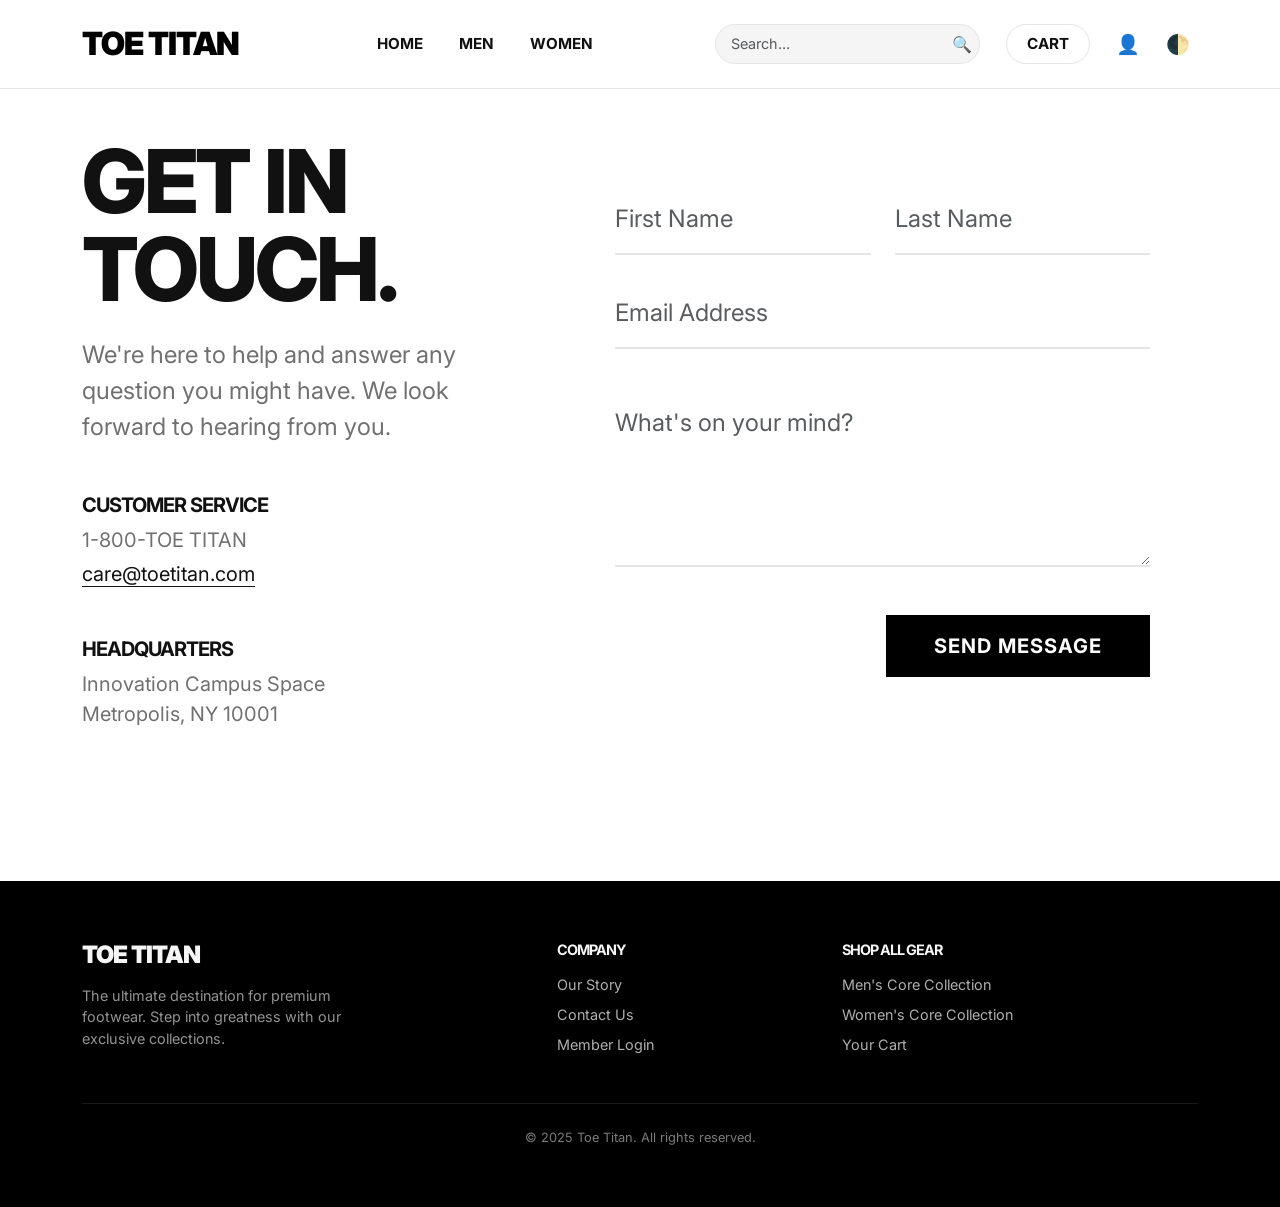
<file: contact.html>
<!DOCTYPE html>
<html lang="en">
<head>
<title>Toe Titan | Contact</title>
<link href="https://cdn.jsdelivr.net/npm/bootstrap@5.3.2/dist/css/bootstrap.min.css" rel="stylesheet">
<link rel="stylesheet" href="style.css">
</head>
<body class="bg-white">
<div id="preloader"><div class="spinner"></div></div>

<header>
<!-- Navbar -->
<nav class="navbar navbar-expand-lg navbar-dark bg-dark" role="navigation" aria-label="Main Navigation">
  <div class="container">
    <a class="navbar-brand" href="index.html">Toe Titan</a>
    <button class="navbar-toggler" type="button" data-bs-toggle="collapse" data-bs-target="#nav">
      <span class="navbar-toggler-icon"></span>
    </button>
    <div class="collapse navbar-collapse" id="nav">
      <ul class="navbar-nav mx-auto align-items-center">
        <li class="nav-item"><a class="nav-link" href="index.html">Home</a></li>
        <li class="nav-item"><a class="nav-link" href="shop.html?cat=men">Men</a></li>
        <li class="nav-item"><a class="nav-link" href="shop.html?cat=women">Women</a></li>
      </ul>
      <div class="d-flex align-items-center justify-content-lg-end mt-3 mt-lg-0">
        <form class="search-box me-3 position-relative" role="search" aria-label="Site Search">
          <label for="searchInputContact" class="visually-hidden">Search</label>
          <input type="text" id="searchInputContact" class="form-control rounded-pill pe-4" placeholder="Search..." aria-label="Search products" style="margin-bottom: 0; padding-top: 8px; padding-bottom: 8px;">
          <span class="position-absolute end-0 top-50 translate-middle-y me-2" style="cursor: pointer;" aria-hidden="true" role="button" aria-label="Submit Search">🔍</span>
        </form>
        <a class="nav-link btn-cart me-2 d-flex align-items-center" href="cart.html">
          Cart <span class="cart-badge ms-2" style="display: none;">0</span>
        </a>
        <a class="nav-link px-2" href="login.html" style="font-size: 1.2rem; text-decoration: none;" title="Login / Register" aria-label="User Account">👤</a>
        <button class="btn btn-link nav-link px-2 theme-toggle" id="theme-toggle" aria-label="Toggle Dark Mode" style="font-size: 1.2rem; margin:0;" title="Toggle Dark Mode">🌓</button>
      </div>
    </div>
  </div>
</nav>
</header>

<main role="main">
<div class="container my-5 py-5 mt-0">
  <div class="row g-5">
    <div class="col-lg-5">
      <h1 class="display-huge mb-4 text-dark" style="line-height:1;">GET IN<br>TOUCH.</h1>
      <p class="fs-4 mb-5 text-muted" style="text-transform:none; letter-spacing:0; font-weight:400; font-family:'Inter',sans-serif;">We're here to help and answer any question you might have. We look forward to hearing from you.</p>
      
      <div class="mb-5">
        <h5 class="fw-bold text-uppercase mb-2 text-dark">Customer Service</h5>
        <p class="text-muted fs-5 mb-1" style="text-transform:none; letter-spacing:0;">1-800-TOE TITAN</p>
        <p class="text-muted fs-5" style="text-transform:none; letter-spacing:0;"><a href="mailto:care@toetitan.com" class="text-dark border-bottom border-dark text-decoration-none">care@toetitan.com</a></p>
      </div>
      
      <div>
        <h5 class="fw-bold text-uppercase mb-2 text-dark">Headquarters</h5>
        <p class="text-muted fs-5 mb-1" style="text-transform:none; letter-spacing:0;">Innovation Campus Space<br>Metropolis, NY 10001</p>
      </div>
    </div>
    
    <div class="col-lg-7">
      <form class="p-lg-5" onsubmit="window.handleContact(event)">
        <div class="row g-4">
          <div class="col-md-6">
            <input type="text" class="form-control form-control-clean fs-4 py-3" placeholder="First Name">
          </div>
          <div class="col-md-6">
            <input type="text" class="form-control form-control-clean fs-4 py-3" placeholder="Last Name">
          </div>
          <div class="col-12">
            <input type="email" class="form-control form-control-clean fs-4 py-3" placeholder="Email Address">
          </div>
          <div class="col-12 pt-3">
            <textarea class="form-control form-control-clean fs-4 py-3" rows="4" placeholder="What's on your mind?"></textarea>
          </div>
          <div class="col-12 mt-5 text-end">
            <button class="btn btn-dark py-3 px-5 rounded-0 fs-5">SEND MESSAGE</button>
          </div>
        </div>
      </form>
    </div>
  </div>
</div>
</main>

<footer role="contentinfo">
  <div class="container">
    <div class="row">
      <div class="col-md-5 mb-4 mb-md-0">
        <h4 style="font-weight: 900; letter-spacing: -1px; text-transform: uppercase; margin-bottom: 15px;">TOE TITAN</h4>
        <p style="opacity: 0.6; font-size: 0.9rem; max-width: 300px;">The ultimate destination for premium footwear. Step into greatness with our exclusive collections.</p>
      </div>
      <div class="col-md-3 mb-4 mb-md-0">
        <h6 class="text-uppercase fw-bold mb-3" style="font-size: 0.9rem;">Company</h6>
        <div class="d-flex flex-column gap-2" style="font-size: 0.9rem;">
          <a href="about.html" class="text-light text-decoration-none" style="opacity: 0.7; transition: opacity 0.3s;" onmouseover="this.style.opacity='1'" onmouseout="this.style.opacity='0.7'">Our Story</a>
          <a href="contact.html" class="text-light text-decoration-none" style="opacity: 0.7; transition: opacity 0.3s;" onmouseover="this.style.opacity='1'" onmouseout="this.style.opacity='0.7'">Contact Us</a>
          <a href="login.html" class="text-light text-decoration-none" style="opacity: 0.7; transition: opacity 0.3s;" onmouseover="this.style.opacity='1'" onmouseout="this.style.opacity='0.7'">Member Login</a>
        </div>
      </div>
      <div class="col-md-4">
        <h6 class="text-uppercase fw-bold mb-3" style="font-size: 0.9rem;">Shop All Gear</h6>
        <div class="d-flex flex-column gap-2" style="font-size: 0.9rem;">
          <a href="shop.html?cat=men" class="text-light text-decoration-none" style="opacity: 0.7; transition: opacity 0.3s;" onmouseover="this.style.opacity='1'" onmouseout="this.style.opacity='0.7'">Men's Core Collection</a>
          <a href="shop.html?cat=women" class="text-light text-decoration-none" style="opacity: 0.7; transition: opacity 0.3s;" onmouseover="this.style.opacity='1'" onmouseout="this.style.opacity='0.7'">Women's Core Collection</a>
          <a href="cart.html" class="text-light text-decoration-none" style="opacity: 0.7; transition: opacity 0.3s;" onmouseover="this.style.opacity='1'" onmouseout="this.style.opacity='0.7'">Your Cart</a>
        </div>
      </div>
    </div>
    <div class="mt-5 pt-4 text-center" style="border-top: 1px solid rgba(255,255,255,0.1);">
      <p style="opacity: 0.5; font-size: 0.8rem;">© 2025 Toe Titan. All rights reserved.</p>
    </div>
  </div>
</footer>

<script src="https://cdn.jsdelivr.net/npm/bootstrap@5.3.2/dist/js/bootstrap.bundle.min.js"></script>
<script src="cart.js"></script>
</body>
</html>
</file>
<file: style.css>
@import url('https://fonts.googleapis.com/css2?family=Anton&family=Inter:wght@300;400;600;800;900&display=swap');

/* ===== Global ===== */
:root {
    --primary: #111111;
    --dark: #000000;
    --light: #f5f5f5;
    --grey: #e5e5e5;
    --text-muted: #707072;
    --white: #ffffff;
    --transition-speed: 0.3s;
    --font-heading: 'Inter', sans-serif;
}
html { scroll-behavior: smooth; }
body {
    font-family: 'Inter', sans-serif;
    background-color: #ffffff;
    color: var(--primary);
    overflow-x: hidden;
    -webkit-font-smoothing: antialiased;
    transition: background-color 0.4s, color 0.4s;
}

/* Preloader */
#preloader {
    position: fixed; top: 0; left: 0; width: 100%; height: 100%;
    background: var(--white); z-index: 999999;
    display: flex; justify-content: center; align-items: center;
    transition: opacity 0.5s ease, visibility 0.5s ease;
}
.spinner {
    width: 60px; height: 60px;
    border: 4px solid rgba(0,0,0,0.1);
    border-radius: 50%;
    border-top-color: var(--dark);
    animation: spin 1s ease-in-out infinite;
}
@keyframes spin { to { transform: rotate(360deg); } }

/* Dark Mode Overrides */
body.dark-mode {
    --primary: #E2E8F0;
    --dark: #FFFFFF;
    --light: #1A2235;
    --grey: #2A3441;
    --text-muted: #94A3B8;
    --bs-body-color: #E2E8F0;
    --bs-heading-color: #FFFFFF;
    background-color: #0B0F19;
}
body.dark-mode #preloader { background: #0B0F19; }
body.dark-mode .spinner { border-top-color: #6366F1; border-right-color: rgba(99,102,241,0.2); border-bottom-color: rgba(99,102,241,0.2); border-left-color: rgba(99,102,241,0.2); }
body.dark-mode .navbar { background: #111827 !important; border-color: #2A3441; }
body.dark-mode .hero { background: #1A2235; }
body.dark-mode .hero-img {
    mix-blend-mode: normal;
    border-radius: 20px;
    box-shadow: 0 20px 60px rgba(0,0,0,0.6);
    filter: none;
}
body.dark-mode .page-header { background: #111827; border-color: #2A3441; }
body.dark-mode .hero-overlay-text h1,
body.dark-mode #authTitle {
    background: linear-gradient(90deg, #6366F1, #A855F7);
    -webkit-background-clip: text;
    background-clip: text;
    -webkit-text-fill-color: transparent;
    color: transparent !important;
}
body.dark-mode #secAuthBtn {
    color: #6366F1 !important;
    border-color: #6366F1 !important;
}
body.dark-mode .btn-dark { background: #6366F1 !important; color: #ffffff !important; }
body.dark-mode .btn-dark:hover { background: #4F46E5 !important; transform: translateY(-2px); }
body.dark-mode .btn-outline-dark { color: #E2E8F0; border-color: #475569; }
body.dark-mode .btn-outline-dark:hover { background: #6366F1; color: #ffffff; border-color: #6366F1; }
body.dark-mode .card, body.dark-mode .filter-sidebar { border-color: #2A3441 !important; background: #111827 !important; }
body.dark-mode .form-container, body.dark-mode .form-control { background: #1A2235; color: #E2E8F0; border-color: #2A3441; }
body.dark-mode .img-wrapper { background: #1A2235; }
body.dark-mode .nav-link { color: #E2E8F0 !important; }
body.dark-mode .search-box input { background: #1A2235; color: #E2E8F0; border-color: #475569; }
body.dark-mode footer { background: #111827; color: #E2E8F0; }
body.dark-mode .custom-toast { background: #1A2235; color: #E2E8F0; border: 1px solid #2A3441; box-shadow: 0 10px 40px rgba(0,0,0,0.8); }

/* Micro-interactions & Variables Usage */
.card, .btn, .nav-link, .search-box span {
    transition: all var(--transition-speed) cubic-bezier(0.25, 0.8, 0.25, 1);
}

/* Typography */
h1, h2, h3, h4, h5, h6 {
    font-family: 'Inter', sans-serif;
    text-transform: uppercase;
    font-weight: 900;
    letter-spacing: -1px;
}
/* Mobile-First Typography Approach */
.display-huge {
    font-family: var(--font-heading);
    font-weight: 800;
    font-size: 3.5rem;
    line-height: 1.1;
    letter-spacing: -1.5px;
    text-transform: uppercase;
    color: var(--primary);
}
@media (min-width: 768px) {
    .display-huge { font-size: 5.5rem; letter-spacing: -3px; }
}

/* Custom Scrollbar */
::-webkit-scrollbar { width: 8px; }
::-webkit-scrollbar-track { background: var(--white); }
::-webkit-scrollbar-thumb { background: #ccc; border-radius: 4px; }
::-webkit-scrollbar-thumb:hover { background: var(--primary); }
body.dark-mode ::-webkit-scrollbar-track { background: #0B0F19; }
body.dark-mode ::-webkit-scrollbar-thumb { background: #2A3441; }
body.dark-mode ::-webkit-scrollbar-thumb:hover { background: #475569; }

/*  Global Header  */
body > header:first-of-type {
    position: sticky;
    top: 0;
    z-index: 1050;
    background: var(--white);
}
body.dark-mode > header:first-of-type {
    background: #111827;
}

/*  Navbar  */
.navbar {
    background: var(--white) !important;
    border-bottom: 1px solid var(--grey);
    padding: 15px 0;
    transition: all 0.3s ease;
}
.navbar-brand {
    font-family: 'Inter', sans-serif;
    font-weight: 900;
    font-size: 2rem;
    letter-spacing: -1px;
    color: var(--dark) !important;
    text-transform: uppercase;
}
.nav-link {
    font-weight: 700;
    margin: 0 10px;
    color: var(--primary) !important;
    font-size: 0.95rem;
    text-transform: uppercase;
}
.nav-link:hover { color: var(--text-muted) !important; }
.search-box input {
    font-size: 0.9rem;
    border: 1px solid var(--grey);
    background: var(--light);
}

/*  Hero Section  */
.hero {
    background: var(--light);
    position: relative;
    padding: 0;
    height: 85vh;
    display: flex;
    align-items: center;
    overflow: hidden;
}
.hero-img {
    position: absolute;
    top: 50%; left: 50%;
    transform: translate(-50%, -50%);
    width: 90%;
    z-index: 1;
    transition: transform 0.5s ease;
    filter: drop-shadow(0 30px 30px rgba(0,0,0,0.3));
    mix-blend-mode: multiply;
}
.hero:hover .hero-img { transform: translate(-50%, -55%) scale(1.05) rotate(-2deg); }
.hero-img-dark { display: none; }
.hero-img-light { display: block; }
body.dark-mode .hero-img-dark { display: block; }
body.dark-mode .hero-img-light { display: none; }
.hero-content {
    position: absolute; z-index: 2; width: 100%; text-align: center; pointer-events: none;
}
.hero-title {
    color: var(--dark);
    font-size: 14vw;
    font-family: 'Inter', sans-serif;
    font-weight: 900;
    letter-spacing: -5px;
    opacity: 0.05;
    margin: 0;
    line-height: 1;
    white-space: nowrap;
}
.hero-overlay-text {
    position: absolute; bottom: 5%; left: 5%; z-index: 4; max-width: 400px;
}
.hero-overlay-text h1 { font-size: 2.5rem; margin-bottom: 10px; }
.hero-overlay-text p {
    font-size: 1.2rem; font-weight: 400; color: var(--text-muted);
    text-transform: none; letter-spacing: 0;
}
@media (min-width: 768px) {
    .hero-img { width: 60%; }
    .hero-overlay-text { bottom: 10%; left: 10%; z-index: 3; }
    .hero-overlay-text h1 { font-size: 4rem; }
}

/* Section Titles */
.section-title {
    text-align: left; font-size: 3rem; margin-bottom: 40px;
    border-bottom: 2px solid var(--primary); padding-bottom: 15px; display: inline-block;
}

/* Filters & Sidebar */
.filter-sidebar { border-radius: 0; }
.filter-sidebar h6 { letter-spacing: 0px; font-size: 0.9rem; margin-top: 15px; border-bottom: 1px solid var(--grey); padding-bottom: 5px; }



/*High-End Retail Cards*/
.card { padding: 15px; border: none; border-radius: 0; background: transparent; transition: transform 0.3s ease; }
.img-wrapper {
    background: var(--light); border-radius: 0px; padding: 30px;
    position: relative; overflow: hidden; margin-bottom: 15px;
    aspect-ratio: 1 / 1;
    display: flex;
    align-items: center;
    justify-content: center;
}
.img-wrapper img {
    width: 100%; height: 100%; object-fit: cover; transition: transform 0.6s ease;
    mix-blend-mode: multiply;
}
body.dark-mode .img-wrapper img { mix-blend-mode: normal; filter: drop-shadow(0 5px 15px rgba(0,0,0,0.5)); }
.card:hover .img-wrapper img { transform: scale(1.1); }
.card-body { padding: 0; text-align: left !important; display: flex; flex-direction: column; height: 100%; }
.card-body h5, .card-body h6 { font-weight: 800; font-size: 1.2rem; margin-bottom: 5px; color: var(--primary); text-transform: uppercase; }
.card-body p { color: var(--text-muted) !important; font-weight: 500; font-size: 1rem; margin: 0; text-transform: none; letter-spacing: 0; }
.card-body .price { font-weight: 600; font-size: 1.2rem; color: var(--primary); margin-top: 10px; margin-bottom: auto; }
.btn-add {
    margin-top: 15px; width: 100%; border-radius: 50px; font-weight: 700;
    background: var(--light); color: var(--dark); border: 1px solid var(--grey); padding: 12px;
    text-transform: uppercase; font-size: 0.9rem; margin-bottom:0;
}
.card:hover .btn-add { background: var(--primary); color: var(--light); border-color: var(--primary); }
body.dark-mode .card:hover .btn-add { background: #6366F1; color: #fff; border-color: #6366F1; }

/*  Buttons  */
.btn-dark {
    background: var(--dark); border: none; border-radius: 50px;
    padding: 15px 40px; font-weight: 700; text-transform: uppercase; letter-spacing: 1px;
}
.btn-dark:hover { background: #333; transform: translateY(-2px); }

/*  Page Headers  */
.page-header { background: var(--white); padding: 80px 0 40px; text-align: left; border-bottom: 1px solid var(--grey); margin-bottom: 50px; }
.page-header p { text-transform: none; letter-spacing: 0; font-weight: 400; color: var(--text-muted); }

/*  Forms  */
.form-container { background: var(--white); padding: 0; border: none; box-shadow: none; }
.form-control { border-radius: 0; border: 1px solid var(--grey); padding: 15px; font-size: 1rem; border-radius: 5px; }
.form-control:focus { box-shadow: none; border-color: var(--dark); }
form label { font-weight: 600; text-transform: uppercase; font-size: 0.85rem; letter-spacing: 0.5px; }

/*  Footer  */
footer { background-color: var(--dark); color: var(--light); text-align: left; padding: 60px 20px; margin-top: 100px; }
footer p { margin: 0; opacity: 0.6; font-size: 0.9rem; text-transform: none; letter-spacing: 0; }

/*  Cart & Toast  */
.custom-toast { background: var(--dark); color: var(--white); border-radius: 8px; border: none; min-width: 250px; box-shadow: 0 10px 40px rgba(0,0,0,0.3); }
.cart-badge { background: var(--primary) !important; color: var(--light); font-size: 0.75rem; padding: 0.4em 0.8em; vertical-align: super; border-radius: 50%; }
.pulse { transform: scale(1.2); }
.btn-cart { border: 1px solid var(--grey) !important; border-radius: 30px; padding: 8px 20px !important; }
.btn-cart:hover { background: var(--light) !important; }
body.dark-mode .btn-cart { border-color: var(--grey) !important; }
body.dark-mode .btn-cart:hover { background: var(--grey) !important; }

/* Custom Retail Forms & Overrides */
.form-control-clean { border: none; border-bottom: 2px solid var(--grey); border-radius: 0; padding-left: 0; padding-right: 0; background: transparent !important; color: var(--primary); }
.form-control-clean:focus { box-shadow: none; border-bottom-color: var(--dark); }
.bg-gradient-to-t { background: linear-gradient(to top, rgba(0,0,0,0.8), transparent); }
body.dark-mode .form-control-clean { color: #E2E8F0; border-bottom-color: #475569; }
body.dark-mode ::placeholder { color: #94A3B8 !important; opacity: 1 !important; }
body.dark-mode .form-control-clean:focus { border-bottom-color: #6366F1; }
body.dark-mode .bg-white { background-color: #111827 !important; }
.text-dark { color: var(--primary) !important; }
.border-dark { border-color: var(--primary) !important; }
.text-muted { color: var(--text-muted) !important; }
</file>
